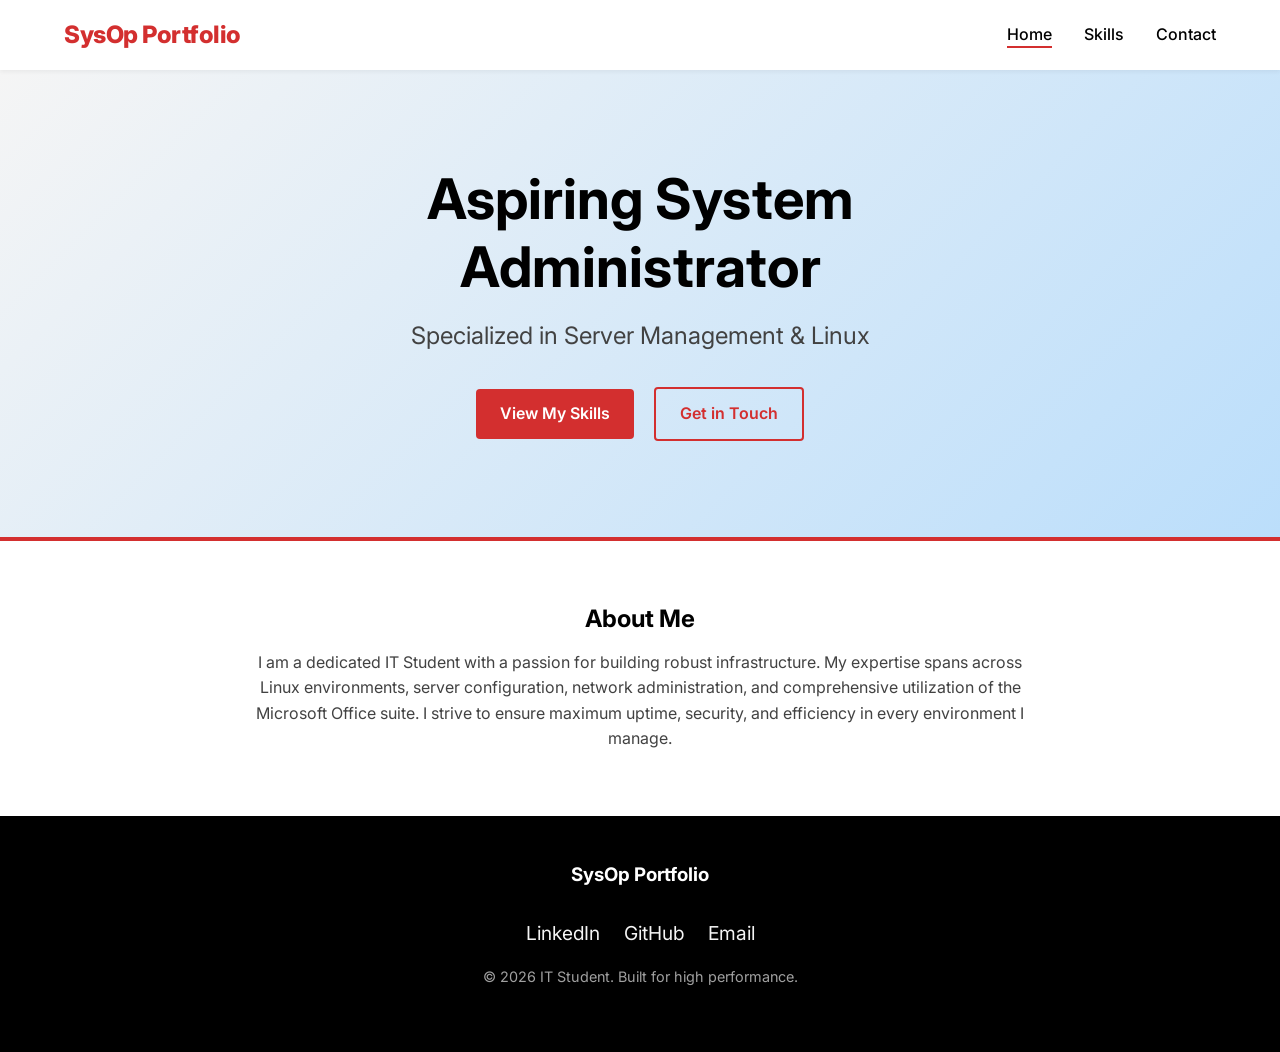
<file: index.html>
<!DOCTYPE html>
<html lang="en">
<head>
    <meta charset="UTF-8">
    <meta name="viewport" content="width=device-width, initial-scale=1.0">
    <meta name="description" content="Portfolio of an IT Student specializing in System Administration, Server Management, and Linux.">
    <title>IT Portfolio | Home</title>
    <link href="https://fonts.googleapis.com/css2?family=Inter:wght@400;500;600;700;800&display=swap" rel="stylesheet">
    <link rel="stylesheet" href="styles/index.css">
    <script src="js/components.js" defer></script>
</head>
<body>
    <site-header></site-header>
    
    <main>
        <section class="hero-section text-center">
            <div class="container hero-content fade-in">
                <h1 class="hero-title">Aspiring System Administrator</h1>
                <p class="hero-subtitle">Specialized in Server Management & Linux</p>
                <a href="skills.html" class="btn btn-primary">View My Skills</a>
                <a href="contact.html" class="btn btn-outline" style="margin-left: 1rem;">Get in Touch</a>
            </div>
        </section>

        <section class="container py-4 text-center fade-in">
            <h2>About Me</h2>
            <p style="max-width: 800px; margin: 0 auto; color: var(--text-muted);">
                I am a dedicated IT Student with a passion for building robust infrastructure. 
                My expertise spans across Linux environments, server configuration, network administration, 
                and comprehensive utilization of the Microsoft Office suite. 
                I strive to ensure maximum uptime, security, and efficiency in every environment I manage.
            </p>
        </section>
    </main>

    <site-footer></site-footer>
</body>
</html>
</file>
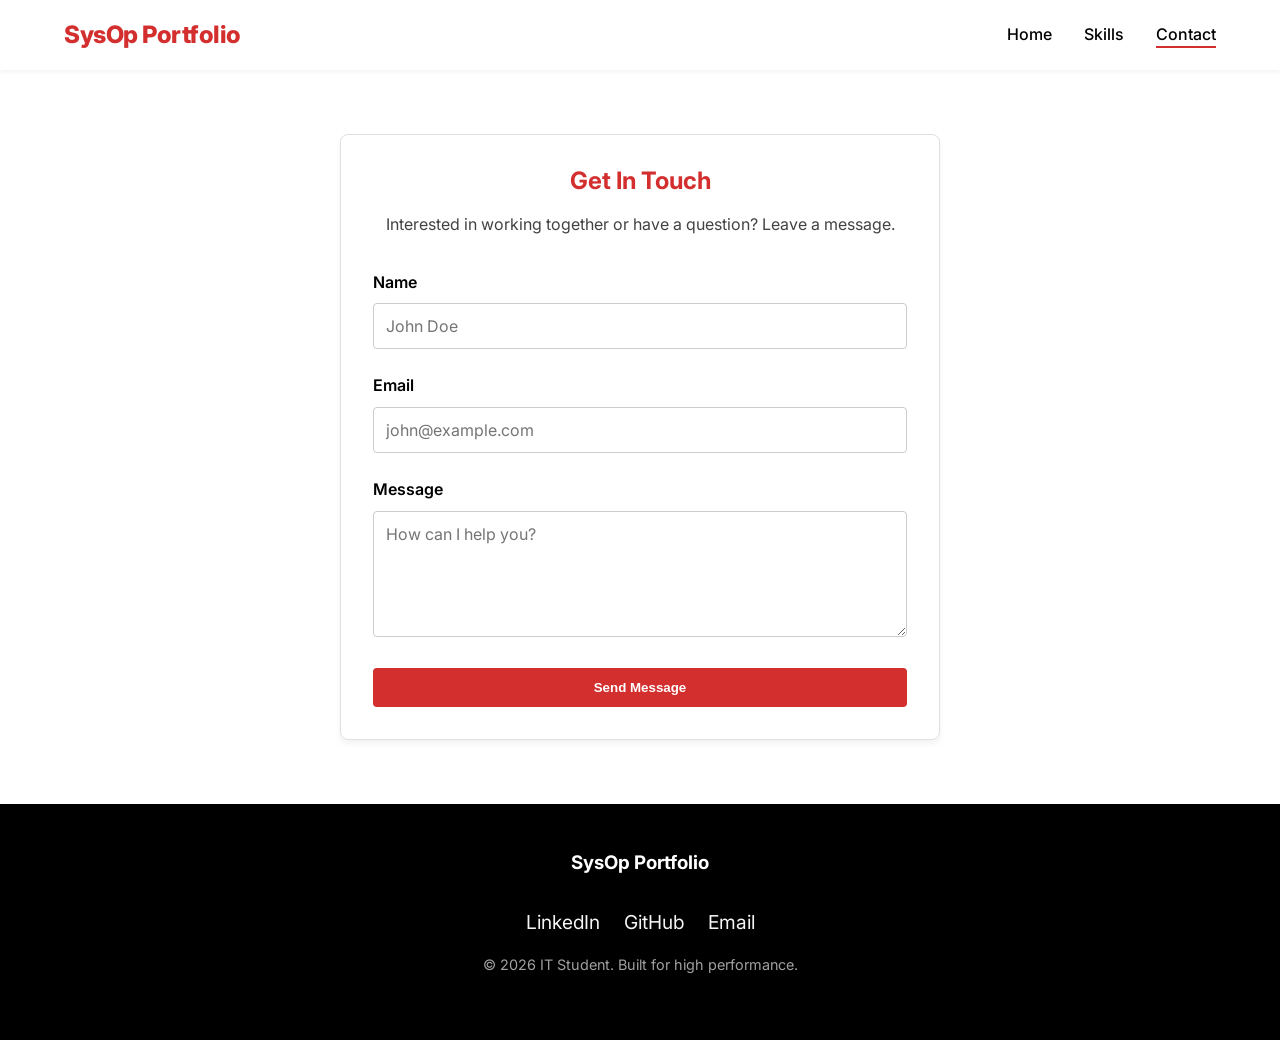
<file: contact.html>
<!DOCTYPE html>
<html lang="en">
<head>
    <meta charset="UTF-8">
    <meta name="viewport" content="width=device-width, initial-scale=1.0">
    <meta name="description" content="Contact me for system administration and server management opportunities.">
    <title>IT Portfolio | Contact</title>
    <link href="https://fonts.googleapis.com/css2?family=Inter:wght@400;500;600;700;800&display=swap" rel="stylesheet">
    <link rel="stylesheet" href="styles/index.css">
    <script src="js/components.js" defer></script>
    <style>
      .contact-container {
        max-width: 600px;
        margin: 4rem auto;
        min-height: 50vh;
      }
      .form-group {
        margin-bottom: 1.5rem;
      }
      .form-label {
        display: block;
        font-weight: 600;
        margin-bottom: 0.5rem;
      }
      .form-control {
        width: 100%;
        padding: 0.75rem;
        border: 1px solid #ccc;
        border-radius: 4px;
        font-family: inherit;
        font-size: 1rem;
      }
      .form-control:focus {
        outline: none;
        border-color: var(--primary);
        box-shadow: 0 0 0 3px rgba(211,47,47,0.1);
      }
      .text-muted { color: var(--text-muted); }
    </style>
</head>
<body>
    <site-header></site-header>
    
    <main class="container">
        <div class="contact-container fade-in">
            <div class="card">
                <h2 class="text-center" style="color: var(--primary);">Get In Touch</h2>
                <p class="text-center mb-2 text-muted">Interested in working together or have a question? Leave a message.</p>
                
                <form onsubmit="event.preventDefault(); alert('Message Sent!');">
                    <div class="form-group">
                        <label class="form-label" for="name">Name</label>
                        <input type="text" id="name" class="form-control" required placeholder="John Doe">
                    </div>
                    
                    <div class="form-group">
                        <label class="form-label" for="email">Email</label>
                        <input type="email" id="email" class="form-control" required placeholder="john@example.com">
                    </div>
                    
                    <div class="form-group">
                        <label class="form-label" for="message">Message</label>
                        <textarea id="message" class="form-control" rows="5" required placeholder="How can I help you?"></textarea>
                    </div>
                    
                    <button type="submit" class="btn btn-primary" style="width: 100%;">Send Message</button>
                </form>
            </div>
        </div>
    </main>

    <site-footer></site-footer>
</body>
</html>
</file>
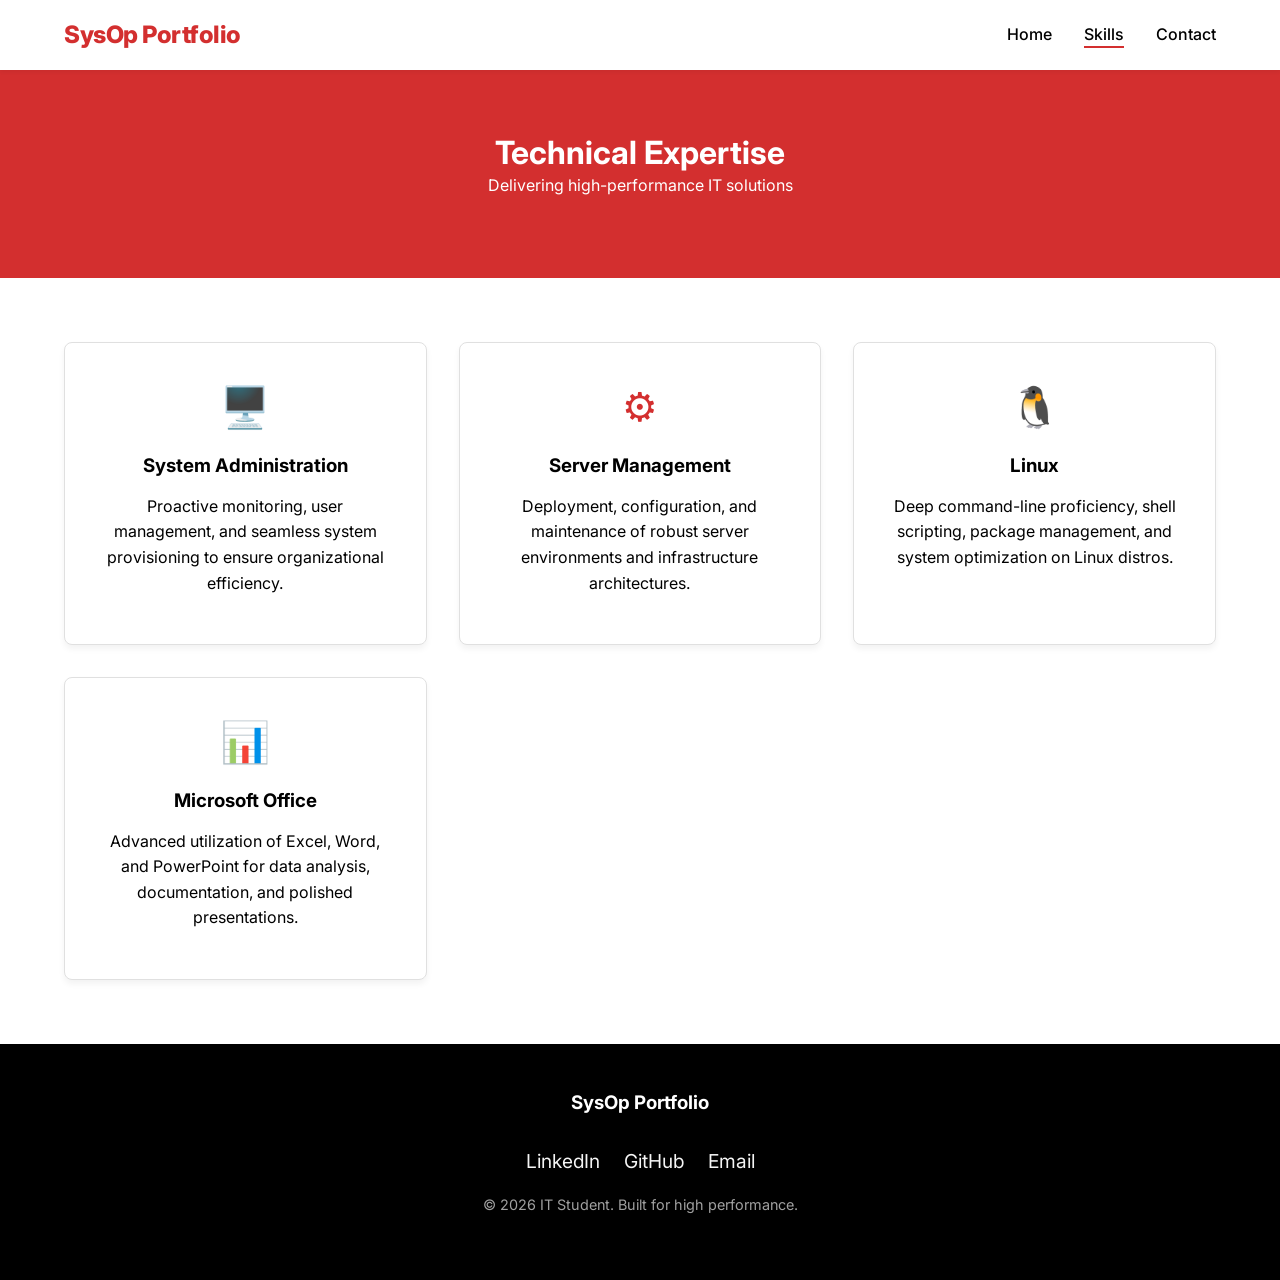
<file: skills.html>
<!DOCTYPE html>
<html lang="en">
<head>
    <meta charset="UTF-8">
    <meta name="viewport" content="width=device-width, initial-scale=1.0">
    <meta name="description" content="Technical skills including Linux, Server Management, System Administration, and MS Office.">
    <title>IT Portfolio | Skills</title>
    <link href="https://fonts.googleapis.com/css2?family=Inter:wght@400;500;600;700;800&display=swap" rel="stylesheet">
    <link rel="stylesheet" href="styles/index.css">
    <script src="js/components.js" defer></script>
    <style>
      .page-header {
        background-color: var(--primary);
        color: var(--text-light);
        padding: 4rem 0;
        text-align: center;
      }
      .page-title {
        color: var(--text-light);
        margin: 0;
      }
    </style>
</head>
<body>
    <site-header></site-header>
    
    <main>
        <div class="page-header">
            <div class="container fade-in">
                <h1 class="page-title">Technical Expertise</h1>
                <p>Delivering high-performance IT solutions</p>
            </div>
        </div>

        <section class="container py-4 fade-in">
            <div class="card-grid">
                <div class="card text-center">
                    <div class="card-icon">🖥️</div>
                    <h3>System Administration</h3>
                    <p class="text-muted">Proactive monitoring, user management, and seamless system provisioning to ensure organizational efficiency.</p>
                </div>
                <div class="card text-center">
                    <div class="card-icon">⚙️</div>
                    <h3>Server Management</h3>
                    <p class="text-muted">Deployment, configuration, and maintenance of robust server environments and infrastructure architectures.</p>
                </div>
                <div class="card text-center">
                    <div class="card-icon">🐧</div>
                    <h3>Linux</h3>
                    <p class="text-muted">Deep command-line proficiency, shell scripting, package management, and system optimization on Linux distros.</p>
                </div>
                <div class="card text-center">
                    <div class="card-icon">📊</div>
                    <h3>Microsoft Office</h3>
                    <p class="text-muted">Advanced utilization of Excel, Word, and PowerPoint for data analysis, documentation, and polished presentations.</p>
                </div>
            </div>
        </section>
    </main>

    <site-footer></site-footer>
</body>
</html>
</file>
<file: styles/index.css>
:root {
  --primary: #d32f2f;
  --primary-hover: #b71c1c;
  --accent: #1976d2;
  --accent-light: #bbdefb;
  --bg-color: #ffffff;
  --bg-surface: #f5f5f5;
  --text-dark: #000000;
  --text-muted: #424242;
  --text-light: #ffffff;
  
  --font-sans: 'Inter', system-ui, -apple-system, sans-serif;
  --transition-speed: 0.3s;
}

* {
  box-sizing: border-box;
  margin: 0;
  padding: 0;
}

body {
  font-family: var(--font-sans);
  color: var(--text-dark);
  background-color: var(--bg-color);
  line-height: 1.6;
  min-height: 100vh;
  display: flex;
  flex-direction: column;
}

main {
  flex: 1;
}

h1, h2, h3, h4, h5, h6 {
  font-weight: 700;
  margin-bottom: 1rem;
  line-height: 1.2;
}

p {
  margin-bottom: 1rem;
}

a {
  color: var(--accent);
  text-decoration: none;
  transition: color var(--transition-speed) ease;
}

a:hover {
  color: var(--primary);
}

.container {
  width: 100%;
  max-width: 1200px;
  margin: 0 auto;
  padding: 0 1.5rem;
}

/* Utilities */
.text-center { text-align: center; }
.mt-2 { margin-top: 2rem; }
.mb-2 { margin-bottom: 2rem; }
.py-4 { padding-top: 4rem; padding-bottom: 4rem; }

/* Buttons */
.btn {
  display: inline-block;
  padding: 0.75rem 1.5rem;
  border-radius: 4px;
  font-weight: 600;
  text-align: center;
  cursor: pointer;
  border: none;
  transition: all var(--transition-speed) ease;
}

.btn-primary {
  background-color: var(--primary);
  color: var(--text-light);
}

.btn-primary:hover {
  background-color: var(--primary-hover);
  color: var(--text-light);
  transform: translateY(-2px);
  box-shadow: 0 4px 6px rgba(211, 47, 47, 0.2);
}

.btn-outline {
  background-color: transparent;
  color: var(--primary);
  border: 2px solid var(--primary);
}

.btn-outline:hover {
  background-color: var(--primary);
  color: var(--text-light);
}

/* Cards */
.card-grid {
  display: grid;
  grid-template-columns: repeat(auto-fit, minmax(300px, 1fr));
  gap: 2rem;
}

.card {
  background-color: var(--bg-color);
  border-radius: 8px;
  padding: 2rem;
  box-shadow: 0 4px 6px rgba(0,0,0,0.05);
  border: 1px solid #e0e0e0;
  transition: transform var(--transition-speed) ease, box-shadow var(--transition-speed) ease;
}

.card:hover {
  transform: translateY(-5px);
  box-shadow: 0 10px 20px rgba(0,0,0,0.1);
  border-color: var(--accent-light);
}

.card-icon {
  font-size: 2.5rem;
  color: var(--primary);
  margin-bottom: 1rem;
}

/* Animations */
@keyframes fadeIn {
  from { opacity: 0; transform: translateY(20px); }
  to { opacity: 1; transform: translateY(0); }
}

.fade-in {
  animation: fadeIn 0.8s ease-out forwards;
}

/* Sections */
.hero-section {
  background: linear-gradient(135deg, var(--bg-surface) 0%, var(--accent-light) 100%);
  padding: 6rem 0;
  border-bottom: 4px solid var(--primary);
}

.hero-content {
  max-width: 800px;
}

.hero-title {
  font-size: 3.5rem;
  color: var(--text-dark);
}

.hero-subtitle {
  font-size: 1.5rem;
  color: var(--text-muted);
  margin-bottom: 2rem;
}
</file>
